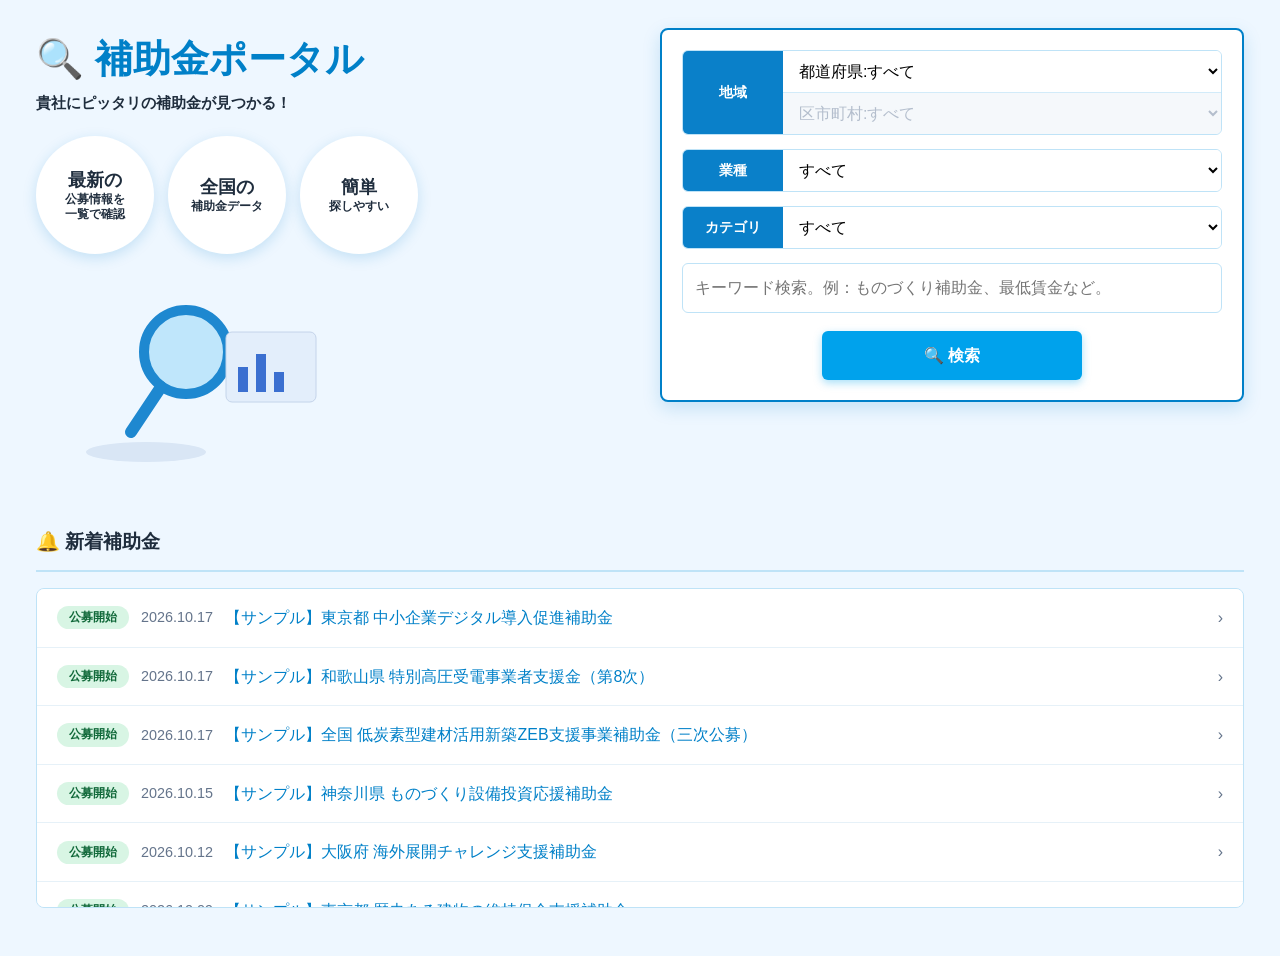
<file: index.html>
<!DOCTYPE html>
<html lang="ja">
<head>
  <meta charset="UTF-8">
  <meta name="viewport" content="width=device-width, initial-scale=1">
  <title>補助金ポータル（サンプル）</title>
  <link rel="stylesheet" href="assets/style.css">
</head>
<body data-page="top">
<main>
  <div class="wrap">
    <section class="hero">
      <div>
        <h1>🔍 補助金ポータル</h1>
        <p class="tagline">貴社にピッタリの補助金が見つかる！</p>
        <div class="badges">
          <div class="badge-circle"><b>最新の</b><small>公募情報を<br>一覧で確認</small></div>
          <div class="badge-circle"><b>全国の</b><small>補助金データ</small></div>
          <div class="badge-circle"><b>簡単</b><small>探しやすい</small></div>
        </div>
        <svg viewBox="0 0 300 200" role="img" aria-label="補助金を探すイメージ">
          <ellipse cx="110" cy="180" rx="60" ry="10" fill="#d9e6f5"/>
          <circle cx="150" cy="80" r="42" fill="#bfe6fb" stroke="#1e88d0" stroke-width="10"/>
          <line x1="125" y1="115" x2="95" y2="160" stroke="#1e88d0" stroke-width="12" stroke-linecap="round"/>
          <rect x="190" y="60" width="90" height="70" rx="6" fill="#e3eefb" stroke="#c4d4ea"/>
          <rect x="202" y="95" width="10" height="25" fill="#3b6fd0"/><rect x="220" y="82" width="10" height="38" fill="#3b6fd0"/><rect x="238" y="100" width="10" height="20" fill="#3b6fd0"/>
        </svg>
      </div>

      <form class="search-card" id="search-form">
        <div class="row">
          <div class="label">地域</div>
          <div class="fields"><select id="pref" aria-label="都道府県"></select><select id="city" aria-label="区市町村"></select></div>
        </div>
        <div class="row">
          <div class="label">業種</div>
          <div class="fields"><select id="industry" aria-label="業種"></select></div>
        </div>
        <div class="row">
          <div class="label">カテゴリ</div>
          <div class="fields"><select id="category" aria-label="カテゴリ"></select></div>
        </div>
        <input type="text" id="keyword" placeholder="キーワード検索。例：ものづくり補助金、最低賃金など。">
        <button class="btn-search" type="submit">🔍 検索</button>
      </form>
    </section>

    <h2 class="section-title">🔔 新着補助金</h2>
    <div class="new-list" id="new-list" aria-live="polite"></div>
  </div>
</main>
<script src="assets/app.js"></script>
</body>
</html>
</file>
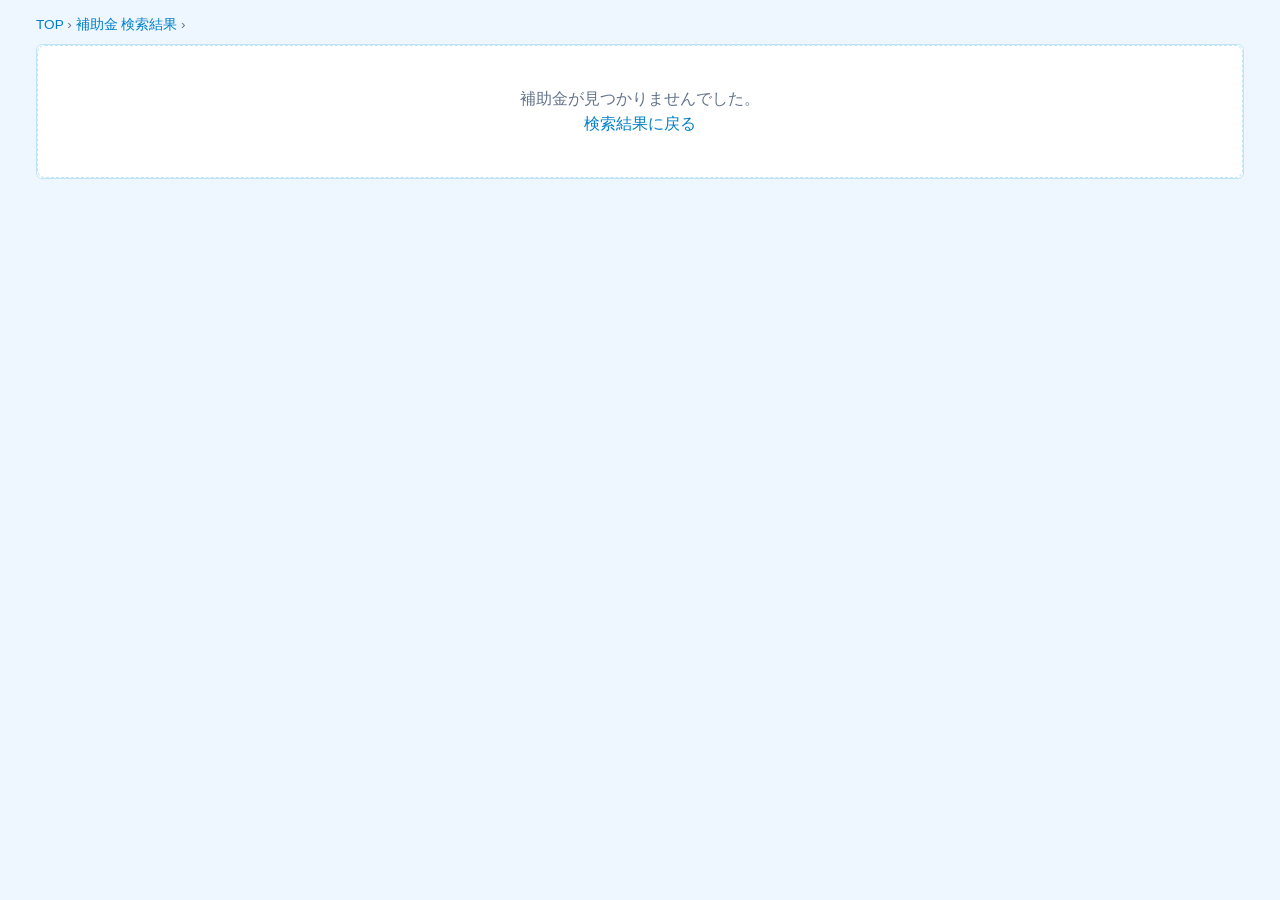
<file: detail.html>
<!DOCTYPE html>
<html lang="ja">
<head>
  <meta charset="UTF-8">
  <meta name="viewport" content="width=device-width, initial-scale=1">
  <title>補助金 詳細 | 補助金ポータル（サンプル）</title>
  <link rel="stylesheet" href="assets/style.css">
</head>
<body data-page="detail">
<main class="wrap">
  <div class="breadcrumb"><a href="index.html">TOP</a> › <a href="javascript:history.length>1?history.back():location.href='search.html'">補助金 検索結果</a> › <span id="crumb-title"></span></div>
  <div class="detail" id="detail"></div>
</main>
<script src="assets/app.js"></script>
</body>
</html>
</file>
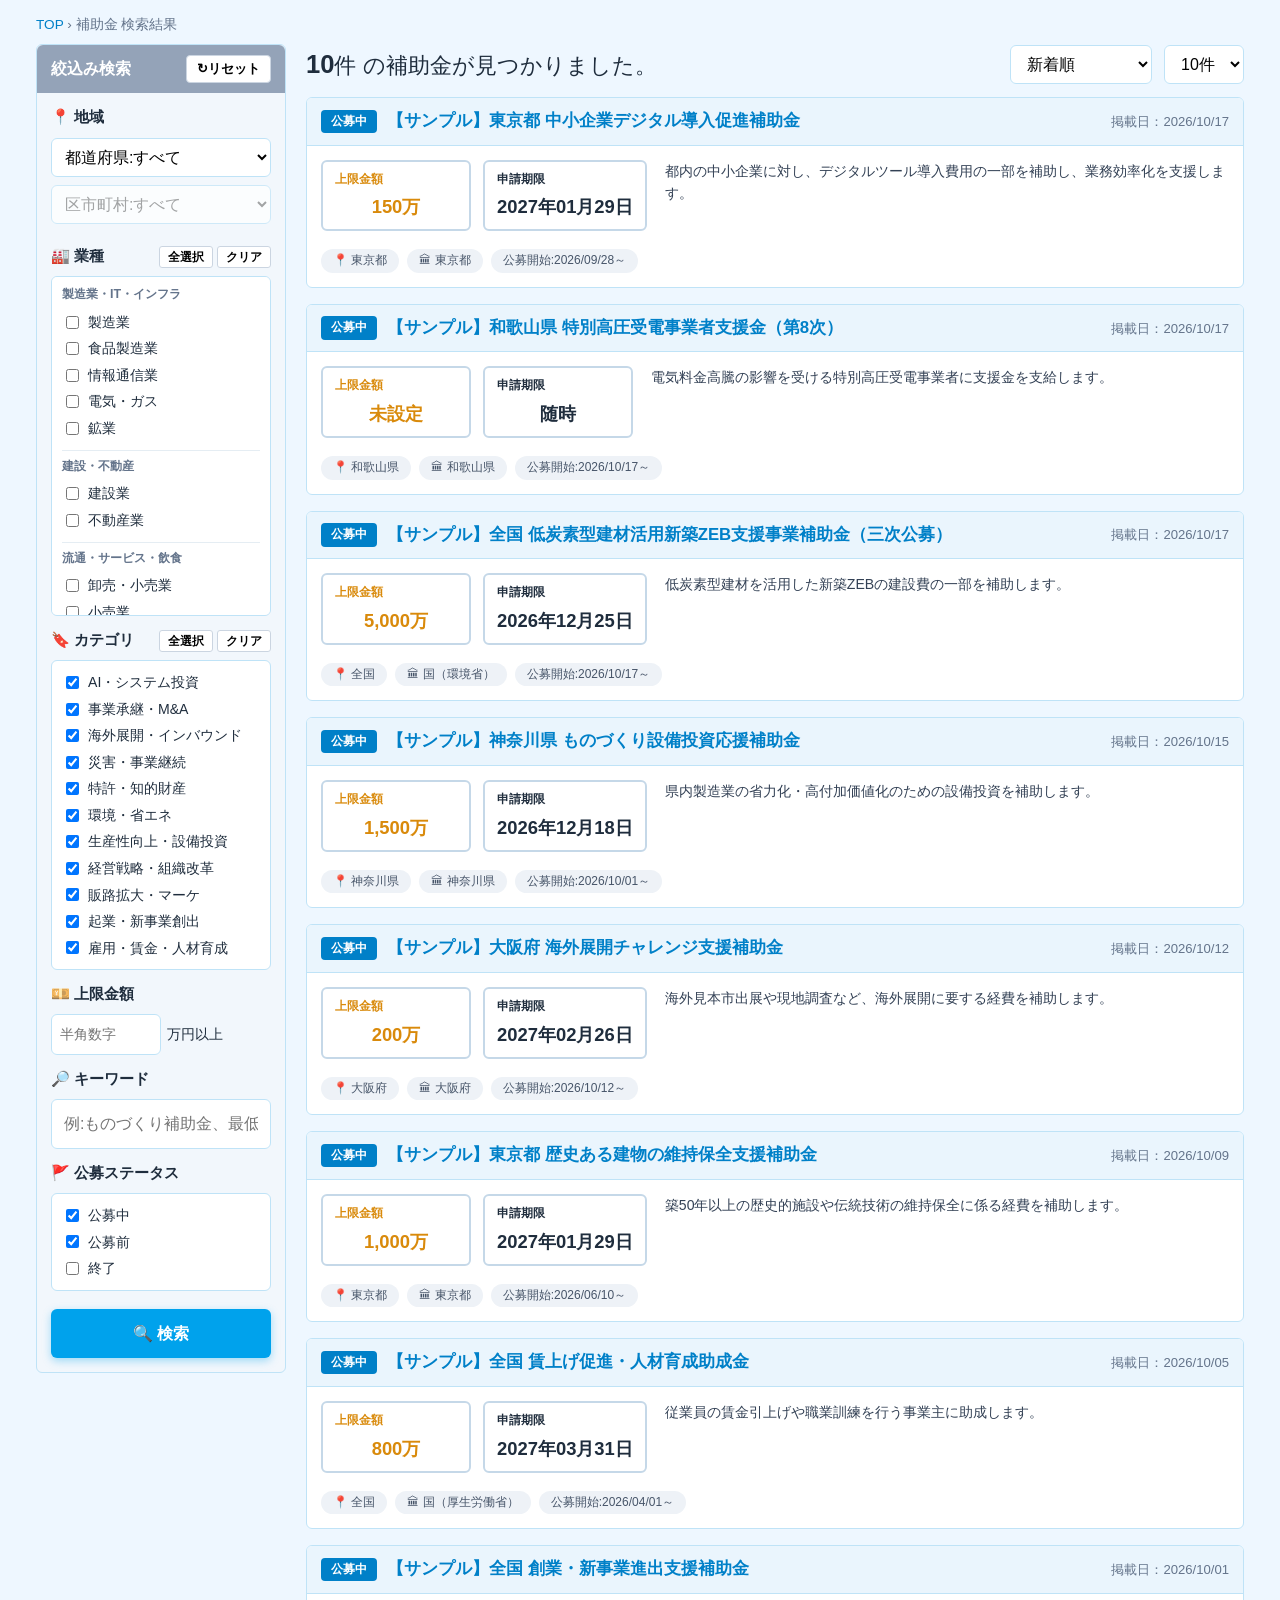
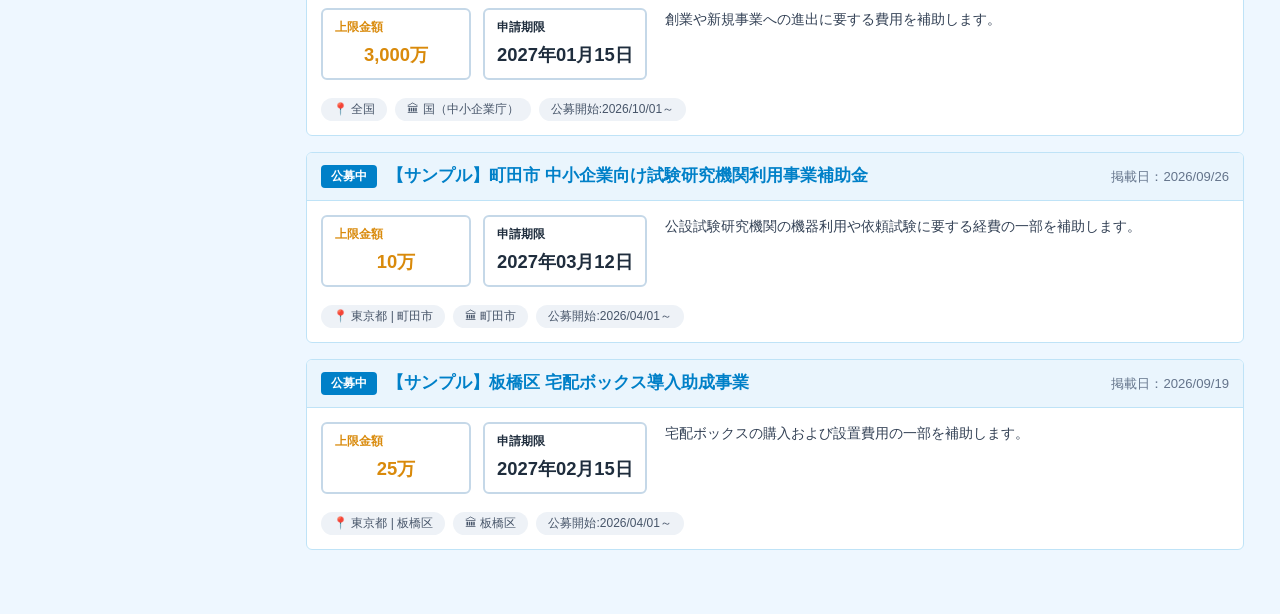
<file: search.html>
<!DOCTYPE html>
<html lang="ja">
<head>
  <meta charset="UTF-8">
  <meta name="viewport" content="width=device-width, initial-scale=1">
  <title>補助金 検索結果 | 補助金ポータル（サンプル）</title>
  <link rel="stylesheet" href="assets/style.css">
</head>
<body data-page="search">
<main class="wrap">
  <div class="breadcrumb"><a href="index.html">TOP</a> › 補助金 検索結果</div>
  <div class="layout">
    <form class="sidebar" id="filter-form">
      <div class="sidebar-head">絞込み検索 <button type="button" id="reset">↻リセット</button></div>
      <div class="filter">
        <h3>📍 地域</h3>
        <select id="pref" aria-label="都道府県"></select>
        <select id="city" aria-label="区市町村"></select>
      </div>
      <div class="filter">
        <h3>🏭 業種 <span class="mini"><button type="button" data-all="ind" data-on="1">全選択</button><button type="button" data-all="ind" data-on="0">クリア</button></span></h3>
        <div class="checks" id="ind-list"></div>
      </div>
      <div class="filter">
        <h3>🔖 カテゴリ <span class="mini"><button type="button" data-all="cat" data-on="1">全選択</button><button type="button" data-all="cat" data-on="0">クリア</button></span></h3>
        <div class="checks" id="cat-list"></div>
      </div>
      <div class="filter">
        <h3>💴 上限金額</h3>
        <div class="amount-row"><input type="number" id="min" min="0" placeholder="半角数字">万円以上</div>
      </div>
      <div class="filter">
        <h3>🔎 キーワード</h3>
        <input type="text" id="keyword" placeholder="例:ものづくり補助金、最低賃金">
      </div>
      <div class="filter">
        <h3>🚩 公募ステータス</h3>
        <div class="checks" id="st-list"></div>
      </div>
      <button class="btn-search" type="submit">🔍 検索</button>
    </form>

    <section>
      <div class="result-head">
        <h1><b id="count">0</b>件 の補助金が見つかりました。</h1>
        <div>
          <select id="sort" aria-label="並び替え">
            <option value="new">新着順</option><option value="amount">上限金額順</option><option value="deadline">締切が近い順</option>
          </select>
          <select id="per" aria-label="表示件数"><option value="10">10件</option><option value="20">20件</option><option value="50">50件</option></select>
        </div>
      </div>
      <div id="results" aria-live="polite"></div>
      <div class="pager" id="pager"></div>
    </section>
  </div>
</main>
<script src="assets/app.js"></script>
</body>
</html>
</file>
<file: assets/style.css>
:root {
  --blue: #0080c8;
  --blue-dark: #1e3a8a;
  --cyan: #00a2ec;
  --bg: #eef7ff;
  --line: #bfe3f7;
  --text: #1f2d3d;
  --muted: #64748b;
  --amber: #d98a0b;
  --card: #fff;
}
*, *::before, *::after { box-sizing: border-box; }
body {
  margin: 0; background: var(--bg); color: var(--text);
  font-family: "Hiragino Sans", "Noto Sans JP", "Meiryo", sans-serif; line-height: 1.6;
}
a { color: var(--blue); text-decoration: none; }
a:hover { text-decoration: underline; }
.wrap { max-width: 1240px; margin: 0 auto; padding: 0 16px; }
.site-header { background: #fff; border-bottom: 1px solid var(--line); }
.site-header .wrap { display: flex; align-items: center; gap: 10px; padding: 10px 16px; }
.site-header .logo { font-weight: 800; color: var(--blue); font-size: 1.1rem; }
.sample-note { margin-left: auto; font-size: .75rem; color: var(--muted); background: #fff7e0; padding: 2px 10px; border-radius: 12px; }

/* top */
.hero { display: grid; grid-template-columns: 1fr 1fr; gap: 40px; padding: 28px 0 40px; align-items: start; }
.hero h1 { margin: 0; font-size: clamp(1.6rem, 4vw, 2.4rem); color: var(--blue); }
.hero .tagline { margin: 2px 0 20px; font-weight: 700; font-size: .95rem; }
.badges { display: flex; gap: 14px; flex-wrap: wrap; margin-bottom: 18px; }
.badge-circle {
  width: 118px; height: 118px; border-radius: 50%; background: #fff; display: grid; place-content: center;
  text-align: center; box-shadow: 0 4px 14px rgba(0,128,200,.18); font-weight: 800; line-height: 1.3;
}
.badge-circle b { font-size: 1.15rem; } .badge-circle small { font-size: .72rem; }
.hero svg { max-width: 300px; width: 100%; }
.search-card { background: #fff; border: 2px solid var(--blue); border-radius: 8px; padding: 20px; box-shadow: 0 6px 18px rgba(0,128,200,.18); }
.row { display: grid; grid-template-columns: 100px 1fr; margin-bottom: 14px; border-radius: 6px; overflow: hidden; border: 1px solid var(--line); }
.row > .label { background: #0a80c9; color: #fff; font-weight: 700; font-size: .85rem; display: grid; place-content: center; }
.row .fields { display: flex; flex-direction: column; }
.row select { border: 0; padding: 11px 12px; font: inherit; background: #fff; width: 100%; }
.row select + select { border-top: 1px solid var(--line); }
.row select:disabled { background: #f1f5f9; color: #94a3b8; }
input[type=text], input[type=number] { font: inherit; border: 1px solid var(--line); border-radius: 6px; padding: 11px 12px; width: 100%; }
.btn-search {
  display: block; margin: 18px auto 0; min-width: 260px; padding: 12px 24px; border: 0; border-radius: 6px;
  background: var(--cyan); color: #fff; font: inherit; font-weight: 700; cursor: pointer; box-shadow: 0 3px 8px rgba(0,162,236,.35);
}
.btn-search:hover { background: #0090d4; }

.section-title { display: flex; align-items: center; gap: 8px; font-size: 1.2rem; margin: 8px 0 0; padding-bottom: 12px; border-bottom: 2px solid var(--line); }
.new-list { background: #fff; border: 1px solid var(--line); border-radius: 8px; max-height: 320px; overflow-y: auto; margin: 16px 0 48px; }
.new-item { display: flex; align-items: center; gap: 12px; padding: 16px 20px; border-bottom: 1px solid #e6f1f8; color: var(--text); }
.new-item:last-child { border-bottom: 0; }
.new-item:hover { background: #f6fbff; text-decoration: none; }
.new-item .date { color: var(--muted); font-size: .9rem; white-space: nowrap; }
.new-item .t { color: var(--blue); flex: 1; }
.new-item .chev { color: var(--muted); }
.tag { font-size: .75rem; font-weight: 800; padding: 2px 12px; border-radius: 14px; white-space: nowrap; }
.tag.new { background: #dbeefd; color: #0b4f8a; } .tag.start { background: #d8f5e4; color: #11693a; }

/* search page */
.breadcrumb { font-size: .85rem; color: var(--muted); padding: 14px 0 8px; }
.layout { display: grid; grid-template-columns: 250px 1fr; gap: 20px; padding-bottom: 48px; align-items: start; }
.sidebar { background: #f2f7fc; border: 1px solid var(--line); border-radius: 6px; padding-bottom: 14px; }
.sidebar-head { background: #94a3b8; color: #fff; font-weight: 700; padding: 10px 14px; display: flex; justify-content: space-between; align-items: center; border-radius: 6px 6px 0 0; }
.sidebar-head button { font: inherit; font-size: .8rem; padding: 3px 10px; border: 1px solid #cbd5e1; background: #fff; border-radius: 4px; cursor: pointer; }
.filter { padding: 12px 14px 0; }
.filter h3 { margin: 0 0 8px; font-size: .95rem; display: flex; align-items: center; justify-content: space-between; }
.filter h3 .mini button { font: inherit; font-size: .72rem; padding: 1px 8px; border: 1px solid #cbd5e1; background: #fff; border-radius: 3px; cursor: pointer; margin-left: 4px; }
.filter select { width: 100%; padding: 9px; border: 1px solid var(--line); border-radius: 6px; font: inherit; margin-bottom: 8px; background: #fff; }
.checks { background: #fff; border: 1px solid var(--line); border-radius: 6px; padding: 8px 10px; max-height: 340px; overflow-y: auto; font-size: .88rem; }
.checks .grp { font-size: .78rem; font-weight: 700; color: var(--muted); margin: 8px 0 4px; padding-top: 6px; border-top: 1px solid #e5edf3; }
.checks .grp:first-child { border-top: 0; margin-top: 0; padding-top: 0; }
.checks label { display: flex; align-items: center; gap: 6px; padding: 2px 0; cursor: pointer; }
.amount-row { display: flex; align-items: center; gap: 6px; font-size: .88rem; }
.amount-row input { width: 110px; padding: 8px; }
.sidebar .btn-search { min-width: 0; width: calc(100% - 28px); margin: 18px 14px 0; }

.result-head { display: flex; align-items: center; justify-content: space-between; gap: 10px; flex-wrap: wrap; margin-bottom: 12px; }
.result-head h1 { margin: 0; font-size: 1.4rem; font-weight: 500; } .result-head h1 b { font-size: 1.6rem; }
.result-head select { padding: 9px 12px; border: 1px solid var(--line); border-radius: 6px; font: inherit; background: #fff; margin-left: 8px; }
.card { background: #fff; border: 1px solid var(--line); border-radius: 6px; margin-bottom: 16px; overflow: hidden; }
.card-head { background: #eaf5fd; border-bottom: 1px solid var(--line); padding: 10px 14px; display: flex; align-items: center; gap: 10px; flex-wrap: wrap; }
.card-head .title { font-weight: 800; color: var(--blue); font-size: 1.05rem; flex: 1; min-width: 200px; }
.card-head .posted { font-size: .82rem; color: var(--muted); }
.status { background: var(--blue); color: #fff; font-size: .75rem; font-weight: 800; padding: 2px 10px; border-radius: 4px; white-space: nowrap; }
.status.pre { background: #d98a0b; } .status.end { background: #94a3b8; }
.new-mark { background: #e11d48; color: #fff; font-size: .68rem; font-weight: 800; padding: 1px 8px; border-radius: 3px; }
.card-body { display: grid; grid-template-columns: auto 1fr; gap: 18px; padding: 14px; }
.stats { display: flex; gap: 12px; }
.stat { border: 2px solid #c5d8e8; border-radius: 6px; padding: 8px 12px; min-width: 150px; text-align: center; }
.stat .k { font-size: .72rem; font-weight: 800; text-align: left; display: block; }
.stat.amt .k { color: var(--amber); } .stat .v { font-size: 1.15rem; font-weight: 800; display: block; margin-top: 4px; }
.stat.amt .v { color: var(--amber); }
.card .desc { font-size: .88rem; color: #334155; margin: 0; }
.chips { grid-column: 1 / -1; display: flex; gap: 8px; flex-wrap: wrap; }
.chip { background: #eef2f7; border-radius: 14px; padding: 2px 12px; font-size: .75rem; color: #475569; }
.empty { background: #fff; border: 1px dashed var(--line); border-radius: 8px; padding: 40px; text-align: center; color: var(--muted); }
.pager { display: flex; gap: 6px; justify-content: center; flex-wrap: wrap; margin-top: 8px; }
.pager button { font: inherit; min-width: 38px; padding: 6px 10px; border: 1px solid var(--line); background: #fff; border-radius: 4px; cursor: pointer; }
.pager button.cur { background: var(--blue); color: #fff; border-color: var(--blue); }
.pager button:disabled { opacity: .4; cursor: default; }

/* detail */
.detail { background: #fff; border: 1px solid var(--line); border-radius: 6px; margin-bottom: 48px; overflow: hidden; }
.detail-head { background: #eaf5fd; padding: 14px 16px; border-bottom: 1px solid var(--line); position: relative; }
.detail-head .meta { display: flex; align-items: center; gap: 10px; font-size: .85rem; }
.detail-head h1 { margin: 6px 0 0; font-size: 1.3rem; color: var(--blue); }
.btn-print { position: absolute; right: 14px; top: 12px; font: inherit; font-size: .8rem; padding: 4px 12px; border: 1px solid var(--blue); color: var(--blue); background: #fff; border-radius: 4px; cursor: pointer; }
.detail-body { display: grid; grid-template-columns: 220px 1fr; }
.toc { border-right: 1px solid var(--line); padding: 14px 16px; }
.toc-in { position: sticky; top: 12px; }
.toc h2 { margin: 0 0 8px; font-size: .85rem; color: var(--muted); font-weight: 500; border-bottom: 1px solid var(--line); padding-bottom: 6px; }
.toc a { display: block; background: #f1f5f9; color: #334155; font-size: .85rem; padding: 8px 10px; margin-bottom: 6px; border-radius: 4px; }
.toc a:hover { background: #e2eef8; text-decoration: none; }
.main { padding: 16px 20px 24px; }
.main .top { display: flex; gap: 12px; align-items: center; flex-wrap: wrap; }
.main .note { font-size: .75rem; color: var(--muted); margin: 6px 0 0; }
.main h2 { margin: 28px 0 12px; font-size: 1.05rem; color: var(--blue); border-bottom: 2px solid var(--blue); padding-bottom: 4px; }
.main p, .main li { font-size: .95rem; }
.sched { width: 100%; border-collapse: collapse; }
.sched th, .sched td { border: 1px solid var(--line); padding: 8px 12px; text-align: left; font-size: .92rem; }
.sched th { background: #f2f8fd; width: 160px; }
.big-amount { font-size: 1.8rem; font-weight: 800; color: var(--amber); }
.btn-link { display: inline-block; background: var(--blue); color: #fff; padding: 10px 22px; border-radius: 6px; font-weight: 700; }
.btn-link:hover { text-decoration: none; background: #006aa8; }

@media (max-width: 860px) {
  .hero { grid-template-columns: 1fr; gap: 20px; }
  .layout, .detail-body { grid-template-columns: 1fr; }
  .toc { border-right: 0; border-bottom: 1px solid var(--line); }
  .card-body { grid-template-columns: 1fr; }
  .stats { flex-wrap: wrap; } .stat { flex: 1; min-width: 130px; }
  .btn-print { position: static; margin-top: 8px; }
  .row { grid-template-columns: 78px 1fr; }
}
@media print {
  .site-header, .toc, .btn-print, .breadcrumb { display: none; }
  .detail-body { grid-template-columns: 1fr; } body { background: #fff; }
}
</file>
